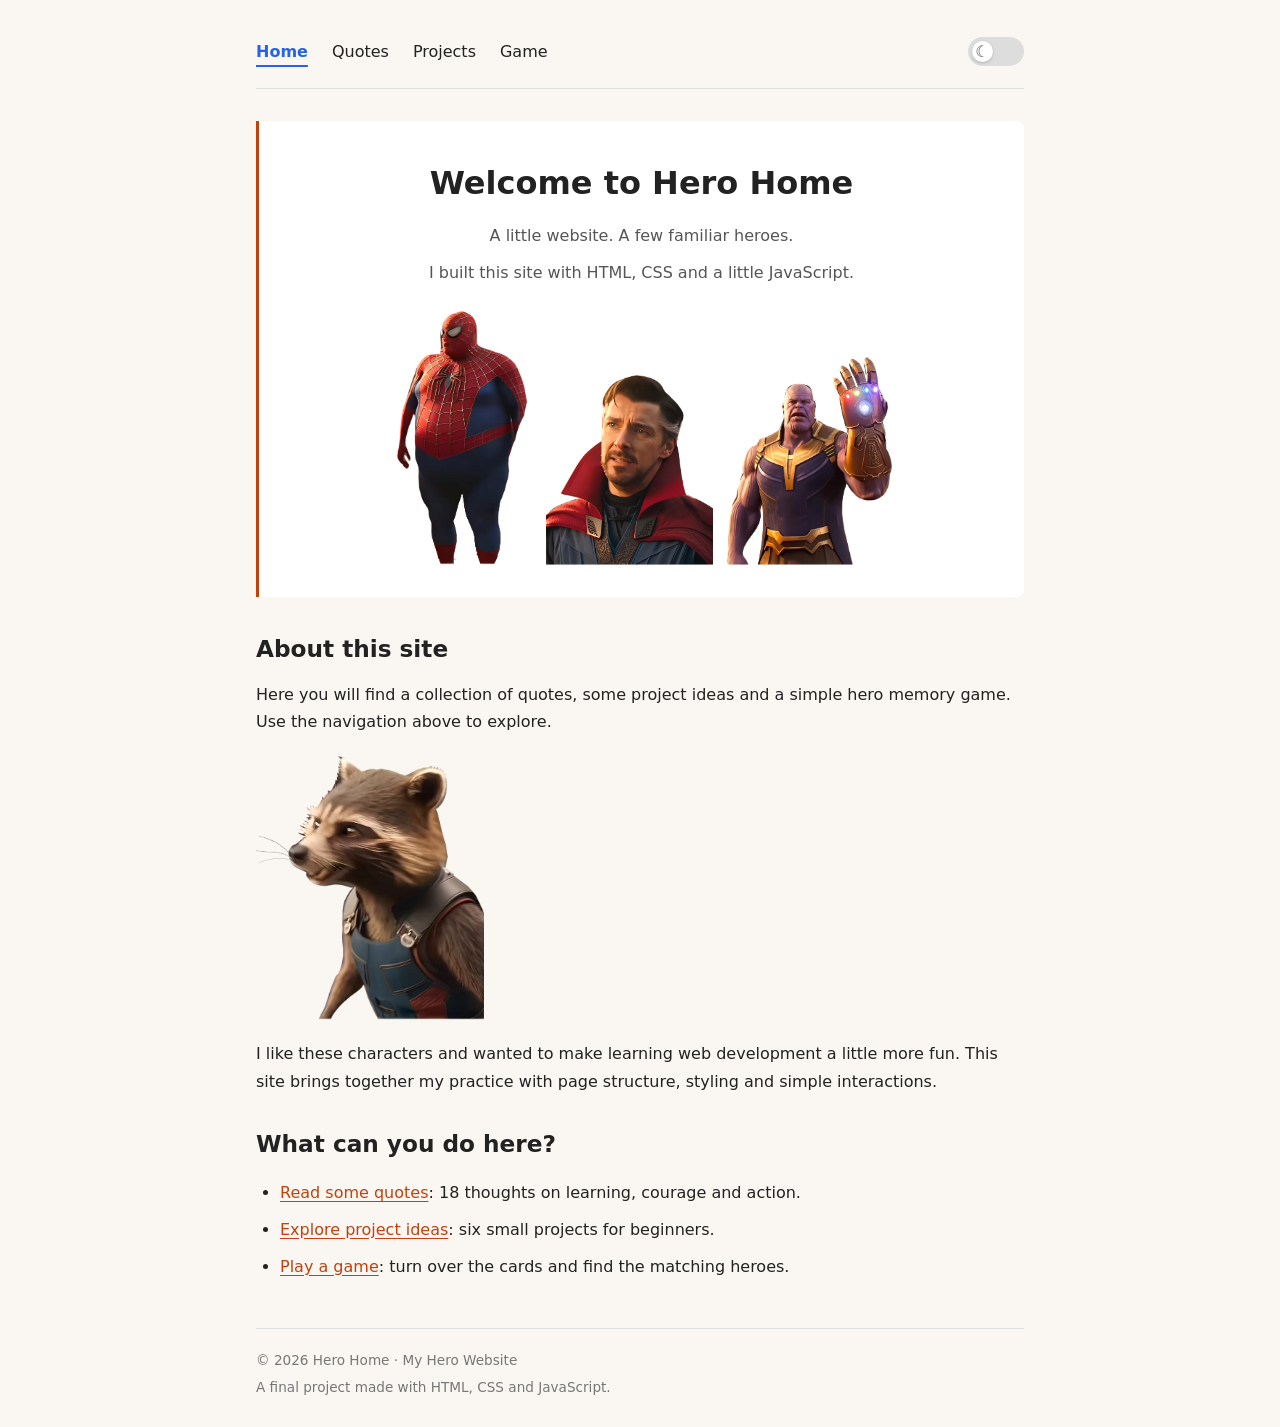
<file: index.html>
<!DOCTYPE html>
<html lang="en">
<head>
  <meta charset="UTF-8">
  <meta name="viewport" content="width=device-width, initial-scale=1">
  <meta name="description" content="Hero Home: a student website built with HTML, CSS and JavaScript, featuring quotes, project ideas and a memory game.">
  <meta name="theme-color" content="#faf7f2">
  <title>Home · Hero Home</title>
  <link rel="icon" href="assets/images/favicon.svg" type="image/svg+xml">
  <link rel="stylesheet" href="assets/css/style.css">
  <script src="assets/js/theme.js"></script>
  <script src="assets/js/app.js" defer></script>
</head>
<body data-page="home">
  <a class="skip-link" href="#main">Skip to main content</a>
  <header id="site-header"></header>
  <main id="main">
    <section class="hero home-hero">
      <h1>Welcome to Hero Home</h1>
      <p>A little website. A few familiar heroes.</p>
      <p>I built this site with HTML, CSS and a little JavaScript.</p>
      <div class="hero-characters" aria-label="Three characters together">
        <img src="assets/images/spider.png" alt="Spider-Man" class="hero-spider" fetchpriority="high">
        <img src="assets/images/strange.png" alt="Doctor Strange" class="hero-strange">
        <img src="assets/images/thanos.png" alt="Thanos" class="hero-thanos">
      </div>
    </section>
    <section class="about-site">
      <h2>About this site</h2>
      <p>Here you will find a collection of quotes, some project ideas and a simple hero memory game. Use the navigation above to explore.</p>
      <img class="about-character" src="assets/images/rocket.png" alt="Rocket wearing a blue vest">
      <p>I like these characters and wanted to make learning web development a little more fun. This site brings together my practice with page structure, styling and simple interactions.</p>
    </section>
    <section>
      <h2>What can you do here?</h2>
      <ul class="home-links">
        <li><a href="quotes.html">Read some quotes</a>: 18 thoughts on learning, courage and action.</li>
        <li><a href="projects.html">Explore project ideas</a>: six small projects for beginners.</li>
        <li><a href="machine.html">Play a game</a>: turn over the cards and find the matching heroes.</li>
      </ul>
    </section>
  </main>
  <footer id="site-footer"></footer>
</body>
</html>
</file>
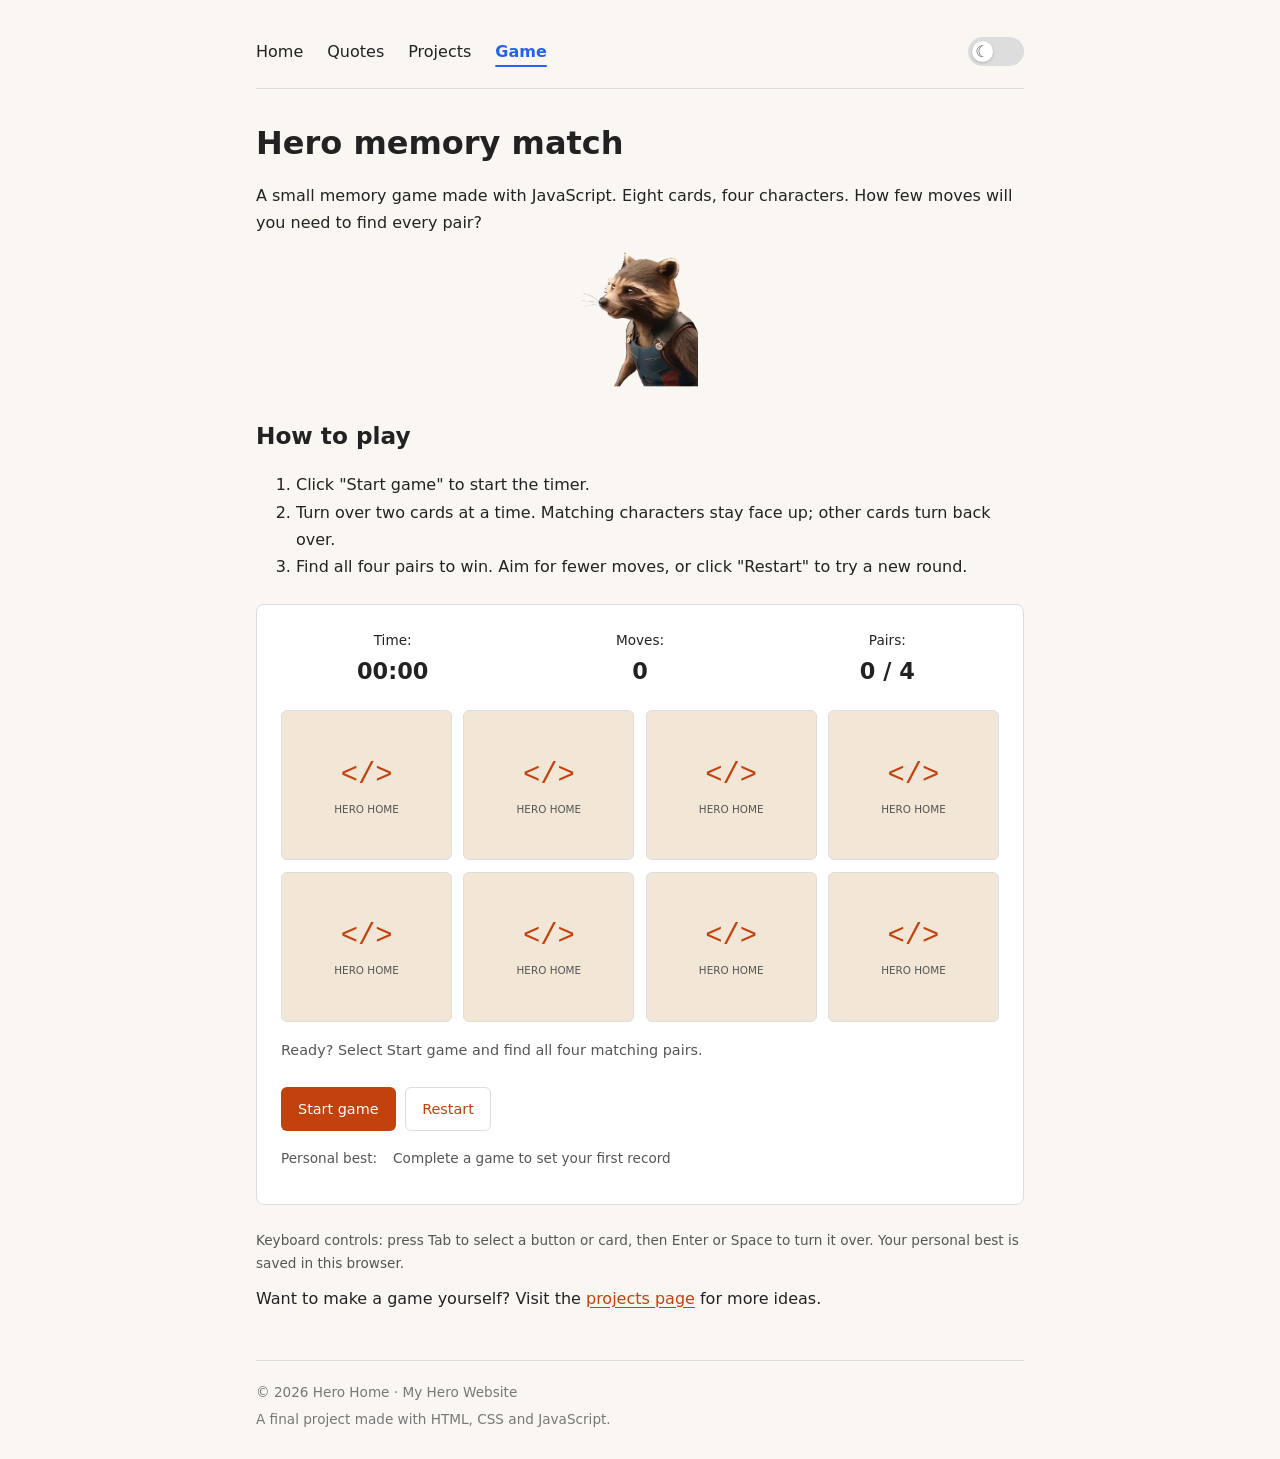
<file: machine.html>
<!DOCTYPE html>
<html lang="en">
<head>
  <meta charset="UTF-8">
  <meta name="viewport" content="width=device-width, initial-scale=1">
  <meta name="theme-color" content="#faf7f2">
  <meta name="description" content="Play Hero Home's memory game: turn over eight cards and find four matching character pairs.">
  <title>Memory Game · Hero Home</title>
  <script src="assets/js/theme.js"></script>
  <link rel="icon" href="assets/images/favicon.svg" type="image/svg+xml">
  <link rel="stylesheet" href="assets/css/style.css">
  <script src="assets/js/app.js" defer></script>
  <script src="assets/js/game.js" defer></script>
</head>
<body data-page="machine">
  <a class="skip-link" href="#main">Skip to main content</a>
  <header id="site-header"></header>
  <main id="main">
    <h1>Hero memory match</h1>
    <p>A small memory game made with JavaScript. Eight cards, four characters. How few moves will you need to find every pair?</p>
    <img class="page-character" src="assets/images/rocket.png" alt="Rocket wearing his blue vest" style="max-height:180px">
    <h2>How to play</h2>
    <ol>
      <li>Click "Start game" to start the timer.</li>
      <li>Turn over two cards at a time. Matching characters stay face up; other cards turn back over.</li>
      <li>Find all four pairs to win. Aim for fewer moves, or click "Restart" to try a new round.</li>
    </ol>
    <section class="game-box" aria-label="Memory matching game">
      <div class="game-stats">
        <p>Time: <strong id="game-time">00:00</strong></p>
        <p>Moves: <strong id="game-moves">0</strong></p>
        <p>Pairs: <strong><span id="game-pairs">0</span> / 4</strong></p>
      </div>
      <div id="game-board" class="game-board" aria-label="Eight hero matching cards"></div>
      <div id="game-result" class="game-result" hidden>
        <h3 id="result-title">All pairs matched!</h3>
        <p id="result-description"></p>
      </div>
      <p id="game-message" class="game-message" role="status">Ready? Click "Start game".</p>
      <div class="game-actions">
        <button id="start-game" type="button">Start game</button>
        <button id="restart-game" type="button">Restart</button>
      </div>
      <p class="game-best">Personal best: <strong id="game-best">Play your first round</strong></p>
    </section>
    <p class="keyboard-hint">Keyboard controls: press Tab to select a button or card, then Enter or Space to turn it over. Your personal best is saved in this browser.</p>
    <p>Want to make a game yourself? Visit the <a href="projects.html">projects page</a> for more ideas.</p>
    <noscript><p>Enable JavaScript to play this game.</p></noscript>
  </main>
  <footer id="site-footer"></footer>
</body>
</html>
</file>
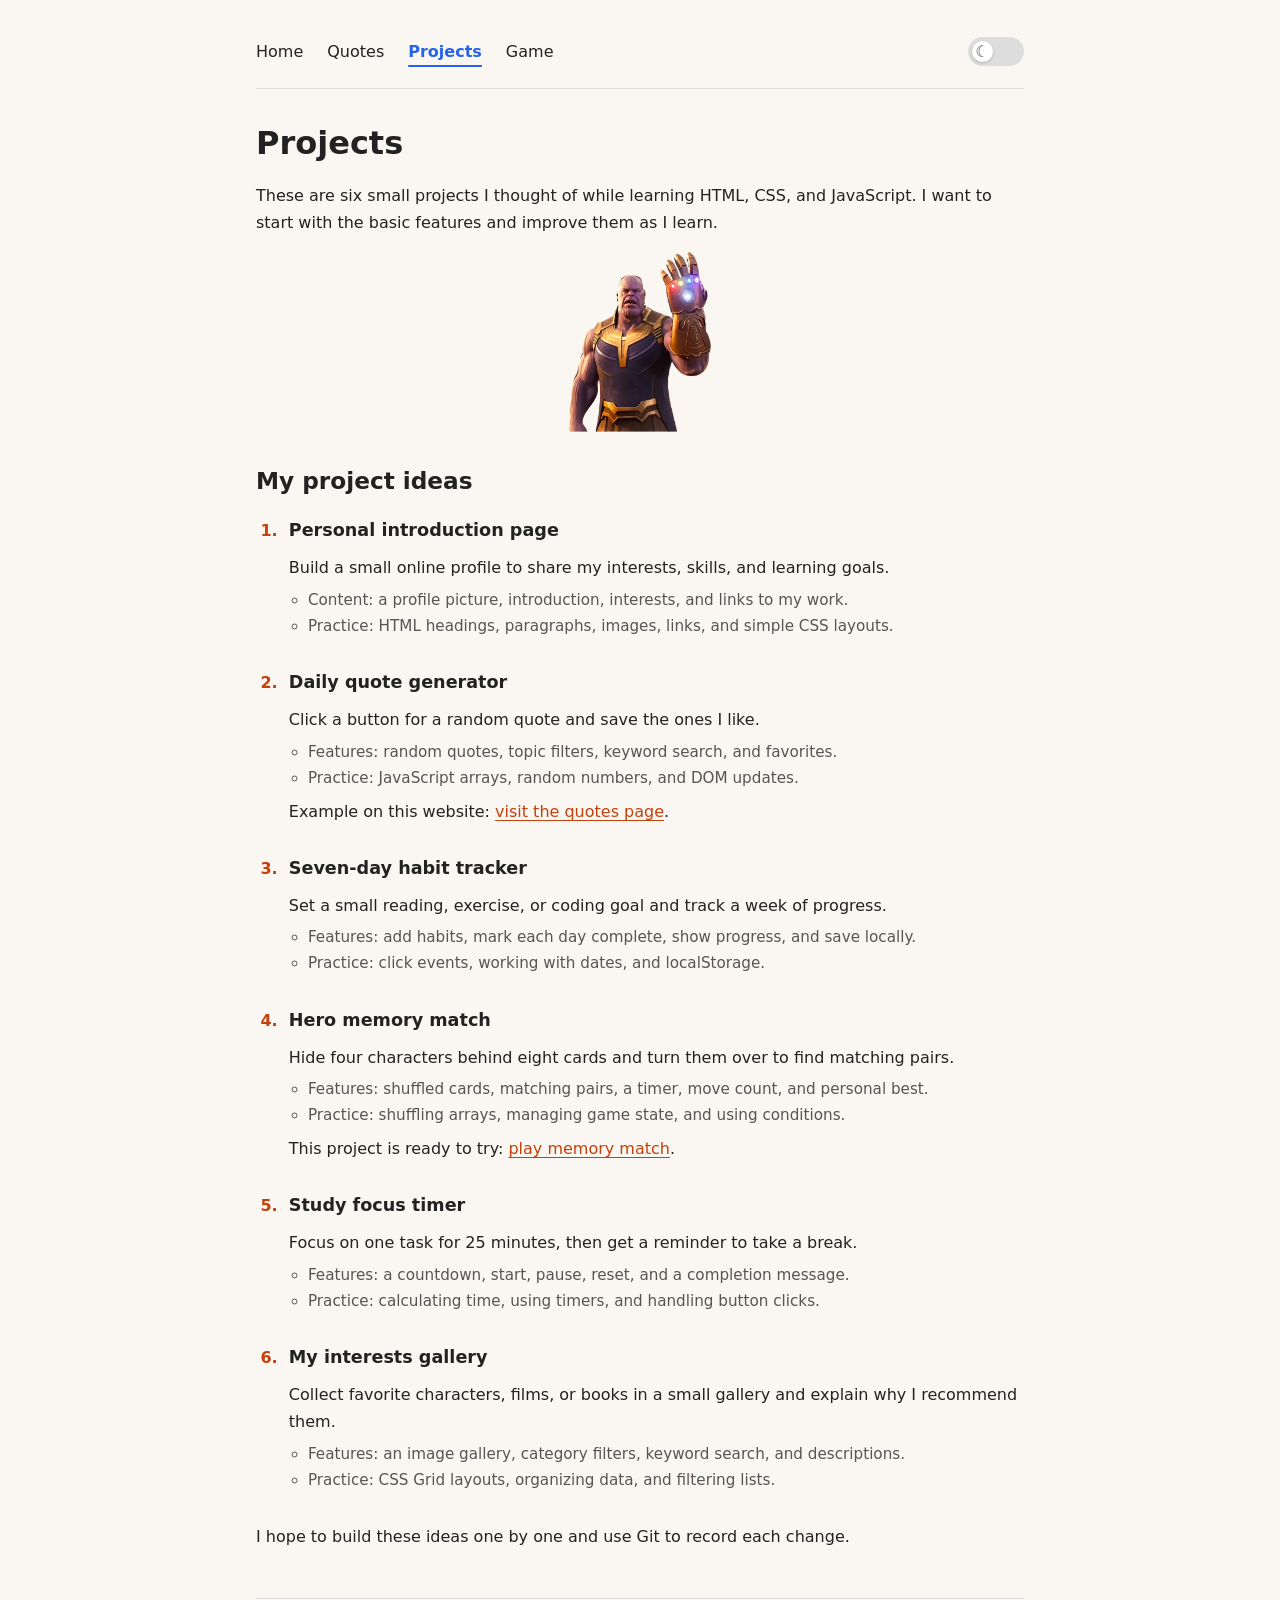
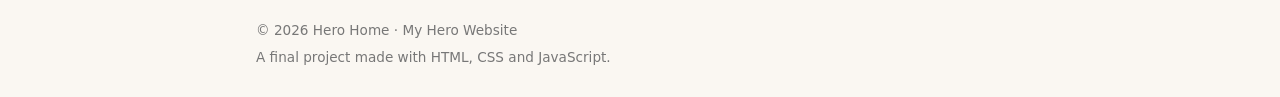
<file: projects.html>
<!DOCTYPE html>
<html lang="en">
<head>
  <meta charset="UTF-8">
  <meta name="viewport" content="width=device-width, initial-scale=1">
  <meta name="theme-color" content="#faf7f2">
  <meta name="description" content="Six small website project ideas from Hero Home, turning HTML, CSS, and JavaScript lessons into practice.">
  <title>Projects · Hero Home</title>
  <script src="assets/js/theme.js"></script>
  <link rel="icon" href="assets/images/favicon.svg" type="image/svg+xml">
  <link rel="stylesheet" href="assets/css/style.css">
  <script src="assets/js/app.js" defer></script>
</head>
<body data-page="projects">
  <a class="skip-link" href="#main">Skip to main content</a>
  <header id="site-header"></header>
  <main id="main">
    <h1>Projects</h1>
    <p>These are six small projects I thought of while learning HTML, CSS, and JavaScript. I want to start with the basic features and improve them as I learn.</p>
    <img class="page-character" src="assets/images/thanos.png" alt="Thanos holding up his gauntlet" style="max-height:180px">
    <h2>My project ideas</h2>
    <ol class="project-ideas">
      <li>
        <h3>Personal introduction page</h3>
        <p>Build a small online profile to share my interests, skills, and learning goals.</p>
        <ul>
          <li>Content: a profile picture, introduction, interests, and links to my work.</li>
          <li>Practice: HTML headings, paragraphs, images, links, and simple CSS layouts.</li>
        </ul>
      </li>
      <li>
        <h3>Daily quote generator</h3>
        <p>Click a button for a random quote and save the ones I like.</p>
        <ul>
          <li>Features: random quotes, topic filters, keyword search, and favorites.</li>
          <li>Practice: JavaScript arrays, random numbers, and DOM updates.</li>
        </ul>
        <p>Example on this website: <a href="quotes.html">visit the quotes page</a>.</p>
      </li>
      <li>
        <h3>Seven-day habit tracker</h3>
        <p>Set a small reading, exercise, or coding goal and track a week of progress.</p>
        <ul>
          <li>Features: add habits, mark each day complete, show progress, and save locally.</li>
          <li>Practice: click events, working with dates, and localStorage.</li>
        </ul>
      </li>
      <li>
        <h3>Hero memory match</h3>
        <p>Hide four characters behind eight cards and turn them over to find matching pairs.</p>
        <ul>
          <li>Features: shuffled cards, matching pairs, a timer, move count, and personal best.</li>
          <li>Practice: shuffling arrays, managing game state, and using conditions.</li>
        </ul>
        <p>This project is ready to try: <a href="machine.html">play memory match</a>.</p>
      </li>
      <li>
        <h3>Study focus timer</h3>
        <p>Focus on one task for 25 minutes, then get a reminder to take a break.</p>
        <ul>
          <li>Features: a countdown, start, pause, reset, and a completion message.</li>
          <li>Practice: calculating time, using timers, and handling button clicks.</li>
        </ul>
      </li>
      <li>
        <h3>My interests gallery</h3>
        <p>Collect favorite characters, films, or books in a small gallery and explain why I recommend them.</p>
        <ul>
          <li>Features: an image gallery, category filters, keyword search, and descriptions.</li>
          <li>Practice: CSS Grid layouts, organizing data, and filtering lists.</li>
        </ul>
      </li>
    </ol>
    <p>I hope to build these ideas one by one and use Git to record each change.</p>
  </main>
  <footer id="site-footer"></footer>
</body>
</html>
</file>
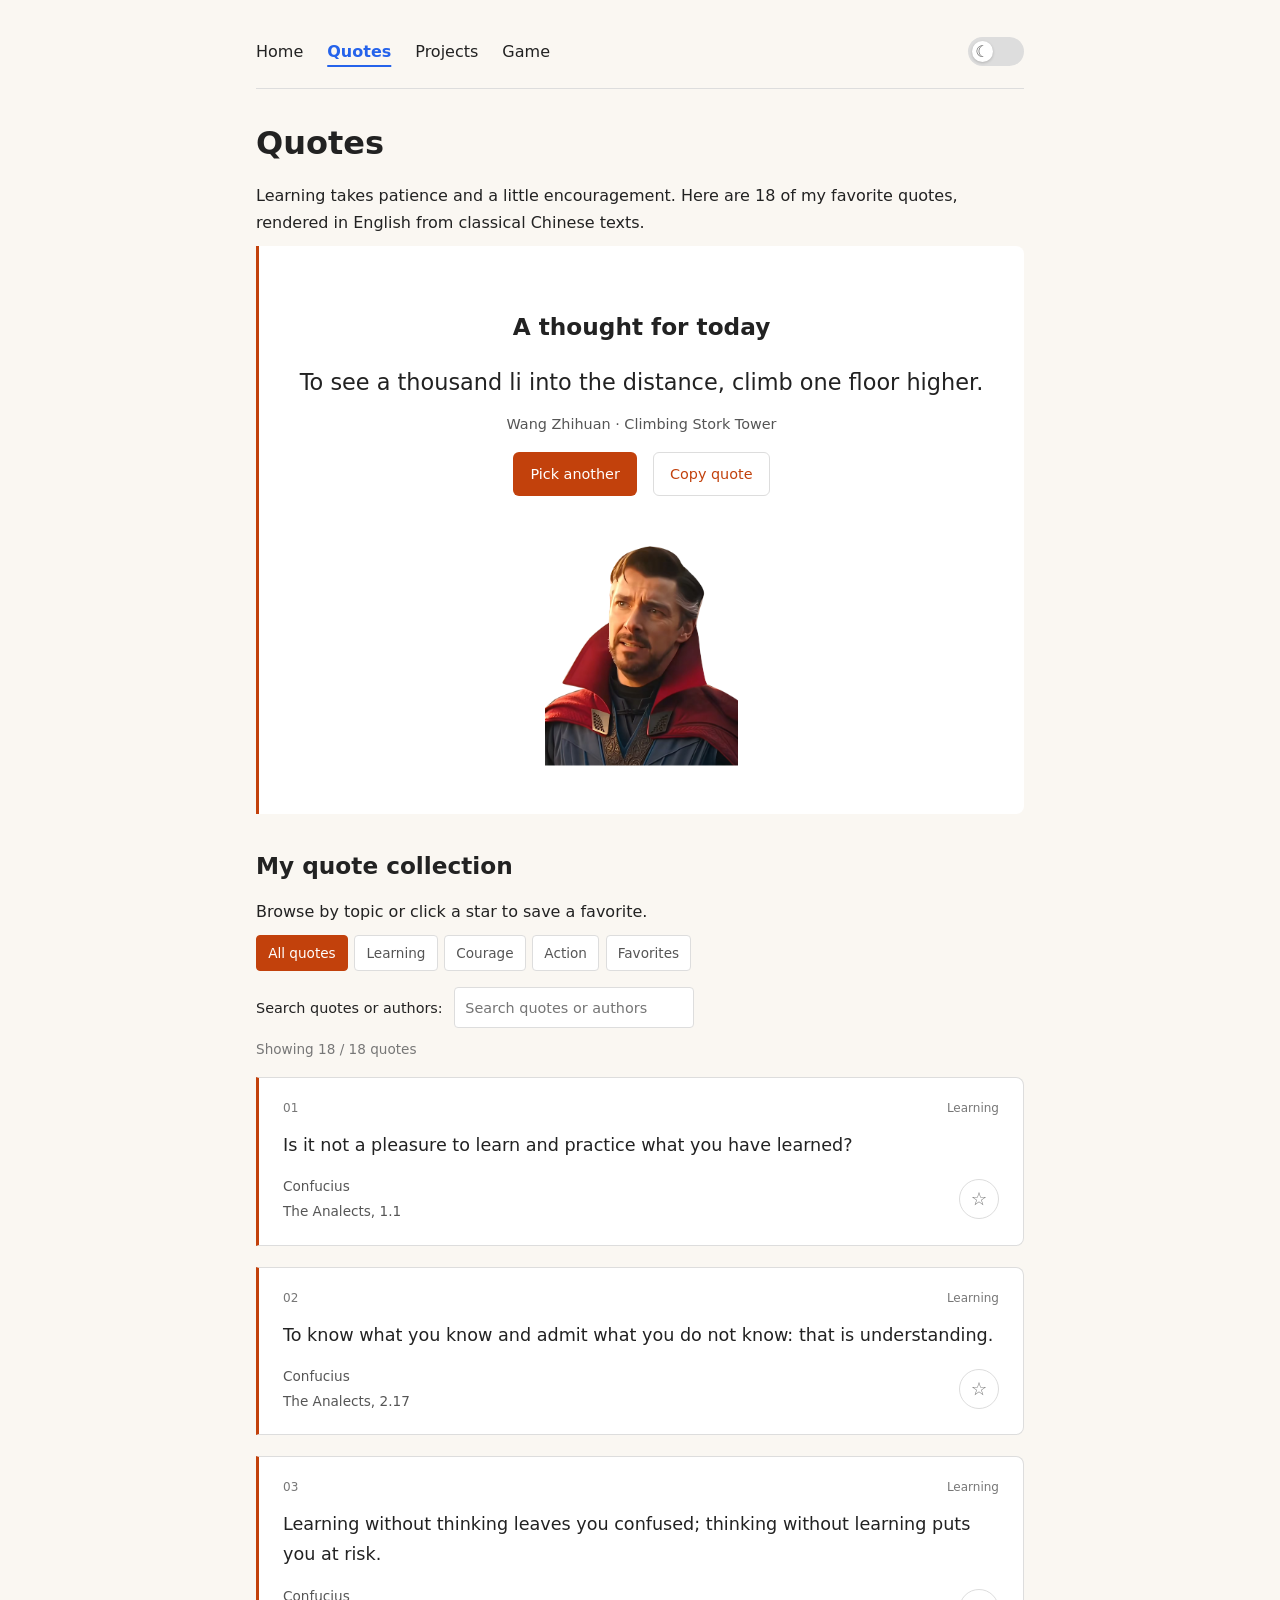
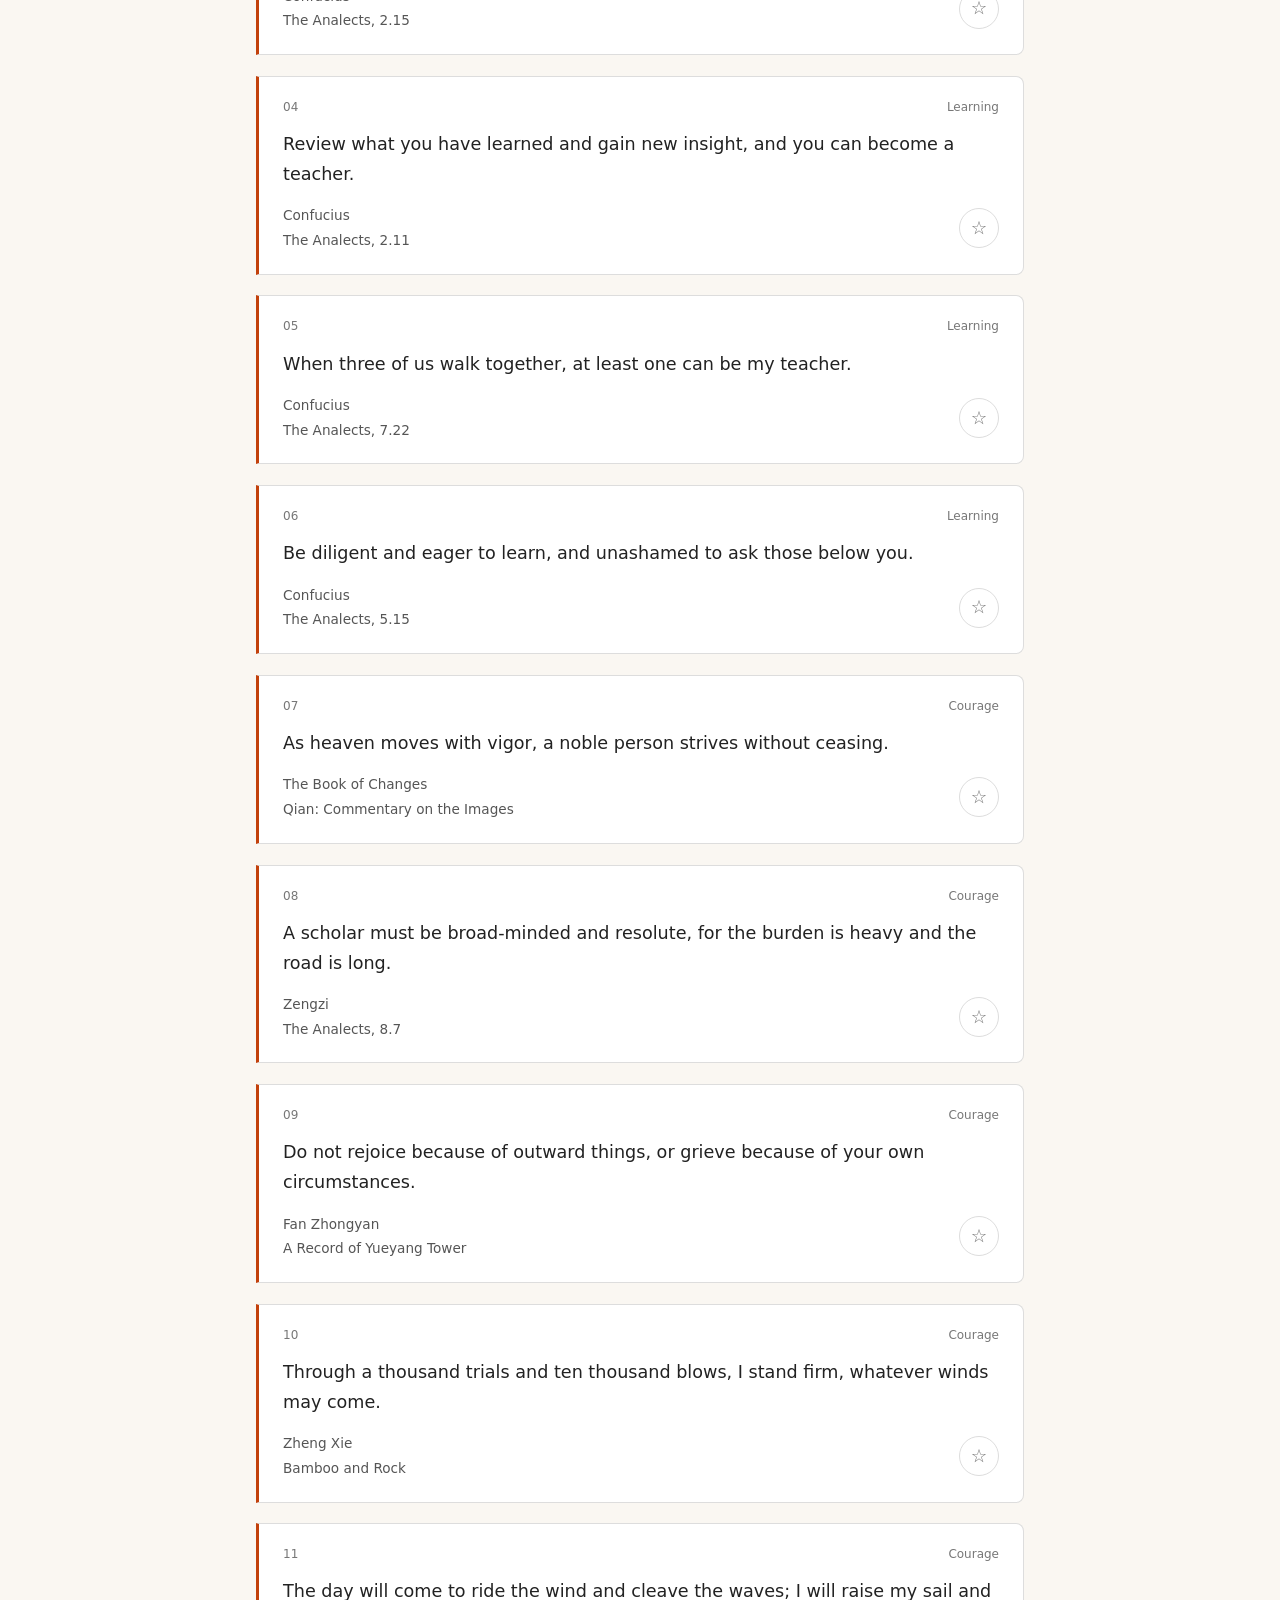
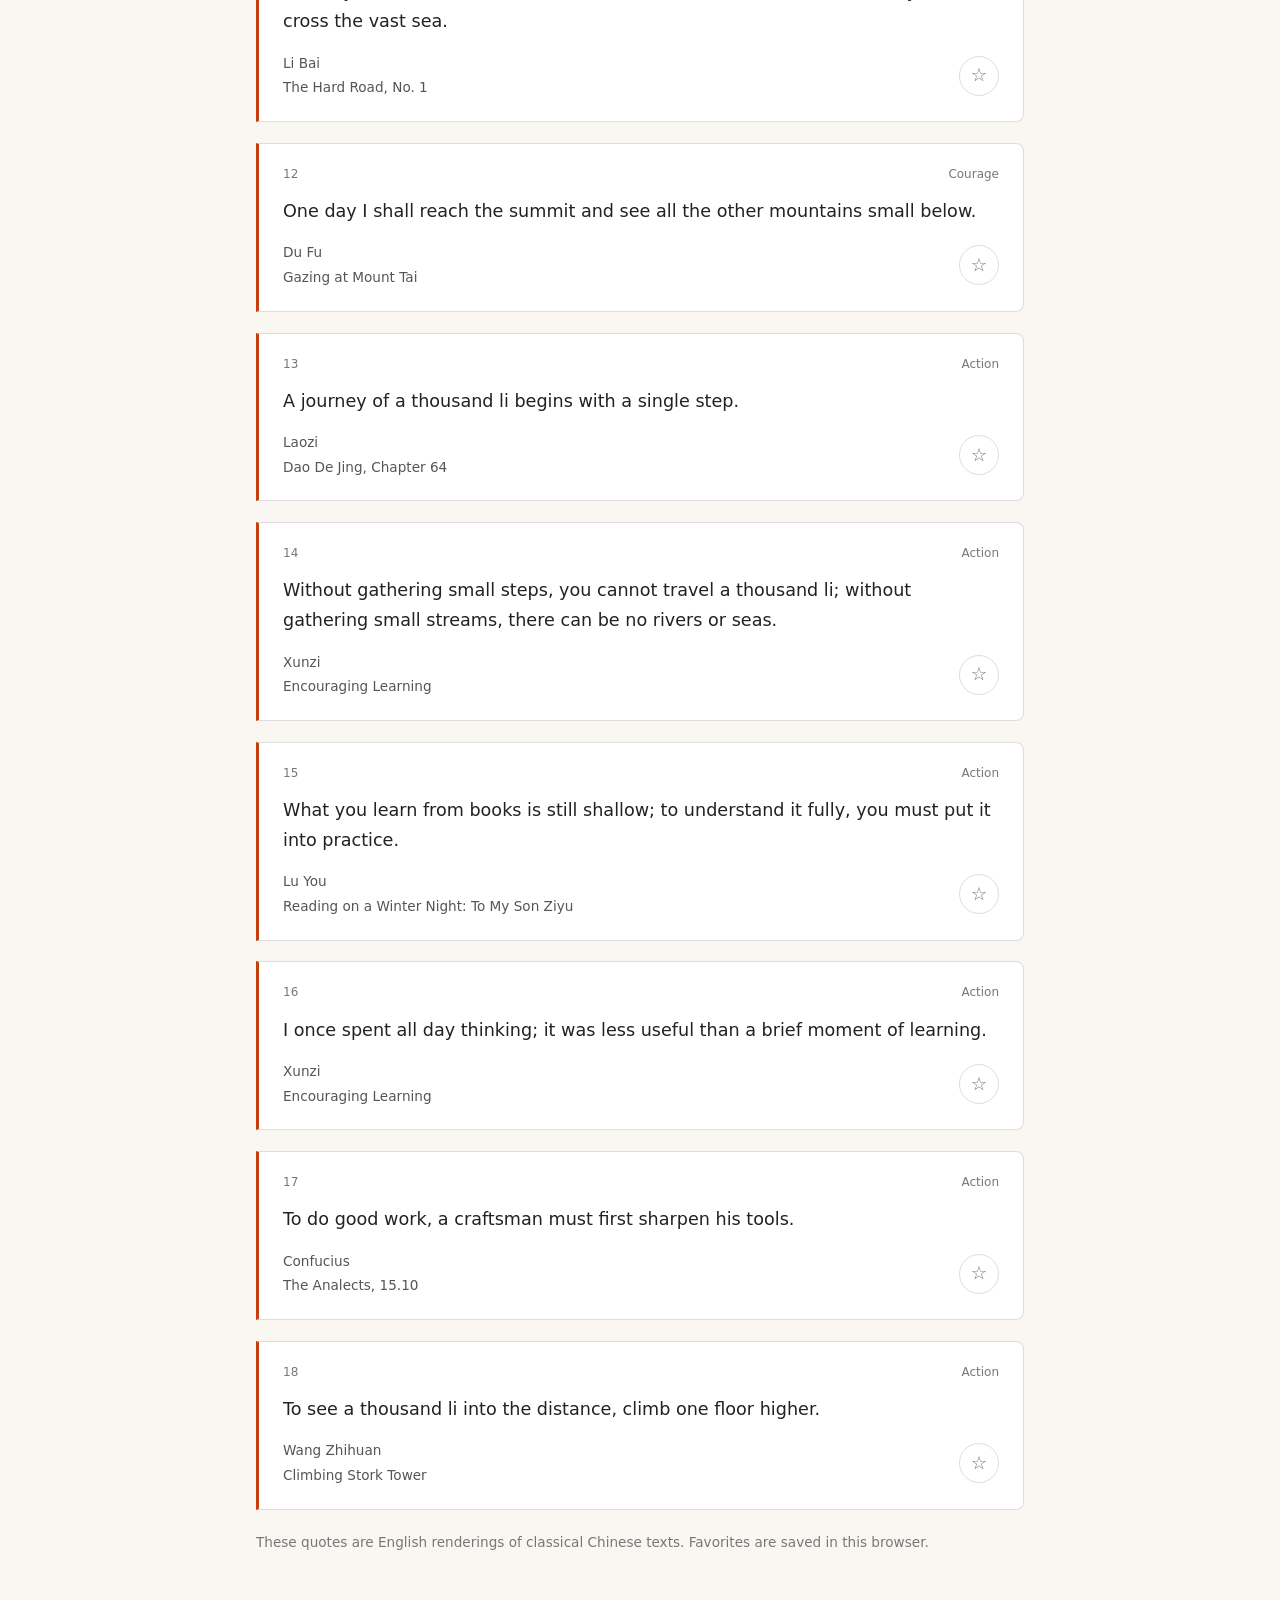
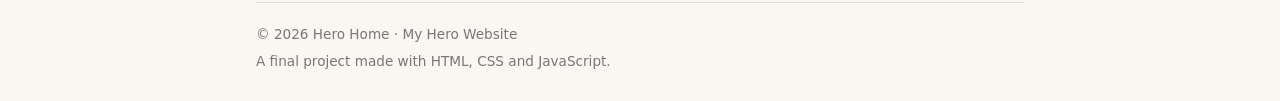
<file: quotes.html>
<!DOCTYPE html>
<html lang="en">
<head>
  <meta charset="UTF-8">
  <meta name="viewport" content="width=device-width, initial-scale=1">
  <meta name="theme-color" content="#faf7f2">
  <meta name="description" content="Hero Home's collection of 18 quotes about learning, courage, and action, rendered in English from classical Chinese texts.">
  <title>Quotes · Hero Home</title>
  <script src="assets/js/theme.js"></script>
  <link rel="icon" href="assets/images/favicon.svg" type="image/svg+xml">
  <link rel="stylesheet" href="assets/css/style.css">
  <script src="assets/js/app.js" defer></script>
  <script src="assets/js/quotes.js" defer></script>
</head>
<body data-page="quotes">
  <a class="skip-link" href="#main">Skip to main content</a>
  <header id="site-header"></header>
  <main id="main">
    <h1>Quotes</h1>
    <p>Learning takes patience and a little encouragement. Here are 18 of my favorite quotes, rendered in English from classical Chinese texts.</p>
    <section class="hero" aria-labelledby="random-heading">
      <h2 id="random-heading">A thought for today</h2>
      <div aria-live="polite">
        <blockquote id="featured-quote">Learning without thought leads to confusion; thought without learning leads to uncertainty.</blockquote>
        <p id="featured-author">Confucius · The Analects, Book 2</p>
      </div>
      <div class="button-row">
        <button id="random-quote" type="button" class="button">Pick another</button>
        <button id="copy-quote" type="button" class="button button-secondary">Copy quote</button>
      </div>
      <p id="quote-feedback" class="feedback" role="status"></p>
      <img class="page-character" src="assets/images/strange.png" alt="Doctor Strange wearing his red cape" style="max-height:220px">
    </section>
    <section aria-labelledby="collection-heading">
      <h2 id="collection-heading">My quote collection</h2>
      <p>Browse by topic or click a star to save a favorite.</p>
      <div class="filter-group" role="group" aria-label="Filter quotes by topic">
        <button class="filter-button active" data-quote-filter="all" aria-pressed="true" type="button">All quotes</button>
        <button class="filter-button" data-quote-filter="learning" aria-pressed="false" type="button">Learning</button>
        <button class="filter-button" data-quote-filter="courage" aria-pressed="false" type="button">Courage</button>
        <button class="filter-button" data-quote-filter="action" aria-pressed="false" type="button">Action</button>
        <button class="filter-button" data-quote-filter="favorites" aria-pressed="false" type="button">Favorites</button>
      </div>
      <p class="search-box">
        <label for="quote-search">Search quotes or authors:</label>
        <input type="search" id="quote-search" placeholder="Search quotes or authors">
      </p>
      <p id="quote-count" class="result-count" aria-live="polite"></p>
      <div id="quotes-grid" class="quotes-grid"></div>
      <noscript><p>Enable JavaScript to view all 18 quotes and pick a random quote.</p></noscript>
      <p class="collection-note">These quotes are English renderings of classical Chinese texts. Favorites are saved in this browser.</p>
    </section>
  </main>
  <footer id="site-footer"></footer>
</body>
</html>
</file>
<file: assets/css/style.css>
/* A simple, centered student website. All four pages share this stylesheet. */
:root {
  --bg: #faf7f2;
  --surface: #ffffff;
  --text: #222222;
  --soft: #555555;
  --muted: #777777;
  --border: #dddddd;
  --accent: #c2410c;
  --accent-hover: #9a3412;
  --active: #2563eb;
  --card-back: #f2e6d6;
  --success: #15803d;
  color-scheme: light;
}
html[data-theme="dark"] {
  --bg: #14161a;
  --surface: #1e2126;
  --text: #e6e6e6;
  --soft: #b8bec6;
  --muted: #a0a6ad;
  --border: #3a3d44;
  --accent: #fb923c;
  --accent-hover: #fdba74;
  --active: #60a5fa;
  --card-back: #393129;
  --success: #74bc87;
  color-scheme: dark;
}
* { box-sizing: border-box; }
html { scroll-behavior: smooth; }
body { max-width: 50rem; margin: 0 auto; padding: 1rem; background: var(--bg); color: var(--text); font: 16px/1.7 system-ui, -apple-system, "Segoe UI", "Microsoft YaHei", sans-serif; }
h1, h2, h3, p, blockquote { margin: 0; }
h1 { font-size: 2rem; line-height: 1.4; margin: 1.5rem 0 1rem; }
h2 { font-size: 1.45rem; margin: 1.8rem 0 .8rem; }
h3 { font-size: 1.1rem; margin: 1rem 0 .5rem; }
p { margin: .6rem 0; }
a { color: var(--accent); text-underline-offset: 3px; }
button, input { font: inherit; }
button { cursor: pointer; }
button, a, input { -webkit-tap-highlight-color: transparent; }
button:disabled { cursor: default; opacity: .65; }
img { display: block; max-width: 100%; height: auto; }
:focus-visible { outline: 2px solid var(--active); outline-offset: 4px; }
[hidden] { display: none !important; }
.skip-link { position: fixed; top: -70px; left: 12px; z-index: 10; background: var(--surface); padding: .5rem 1rem; }
.skip-link:focus { top: 12px; }
/* The navigation HTML comes from app.js, with no repeated links in page HTML. */
#main-nav { display: flex; align-items: center; flex-wrap: wrap; gap: 1.5rem; padding: 1rem 0; border-bottom: 1px solid var(--border); margin-bottom: 2rem; }
#main-nav a { color: var(--text); text-decoration: none; font-weight: 500; padding: .4rem 0; }
#main-nav a:hover { color: var(--accent); }
#main-nav a[aria-current="page"] { color: var(--active); font-weight: 700; text-decoration: underline; text-underline-offset: 8px; text-decoration-thickness: 2px; }
#theme-toggle { margin-left: auto; position: relative; width: 56px; height: 29px; border: 0; border-radius: 999px; background: var(--border); flex: 0 0 56px; }
.theme-knob { position: absolute; top: 4px; left: 4px; width: 21px; height: 21px; background: var(--surface); border-radius: 50%; box-shadow: 0 1px 3px #0003; transition: transform .2s; }
.theme-knob::after { content: '☾'; display: grid; place-items: center; font-size: 16px; line-height: 21px; color: #555; }
html[data-theme="dark"] #theme-toggle { background: var(--active); }
html[data-theme="dark"] .theme-knob { transform: translateX(27px); background: #fff; }
html[data-theme="dark"] .theme-knob::after { content: '☀'; }
.hero { padding: 2rem 1.25rem; text-align: center; border-left: 3px solid var(--accent); background: var(--surface); border-radius: 0 8px 8px 0; margin-bottom: 2rem; }
.hero h1 { margin: .5rem 0 1rem; }
.hero p { color: var(--soft); }
.hero-characters { display: flex; align-items: flex-end; justify-content: center; gap: 7px; margin: 1.5rem auto 0; max-width: 500px; height: 255px; overflow: hidden; }
.hero-characters img { width: 32%; height: 220px; object-fit: contain; object-position: bottom; }
.hero-characters .hero-spider { height: 255px; width: 29%; }
.hero-characters .hero-strange { height: 190px; width: 37%; }
.hero-characters .hero-thanos { height: 225px; width: 33%; }
.about-character { max-height: 265px; width: auto; margin: 1.25rem 0; }
.home-links { padding-left: 1.5rem; }
.home-links li { margin: .6rem 0; }
.page-character { max-height: 200px; width: auto; margin: 1rem auto; }
.page-intro { color: var(--soft); }
.button, .game-actions button { display: inline-flex; align-items: center; justify-content: center; min-height: 42px; padding: .55rem 1rem; border: 1px solid transparent; border-radius: 6px; background: var(--accent); color: var(--surface); text-decoration: none; font-size: .9rem; transition: background-color .15s, border-color .15s; }
html[data-theme="dark"] .button, html[data-theme="dark"] .game-actions button { color: #1e2126; }
.button:hover, .game-actions button:hover { background: var(--accent-hover); }
.button.button-secondary, .game-actions #restart-game { background: var(--surface); color: var(--accent); border-color: var(--border); }
.button.button-secondary:hover, .game-actions #restart-game:hover { border-color: var(--accent); }
.button-row { display: flex; gap: 1rem; justify-content: center; flex-wrap: wrap; margin-top: 1rem; }
.text-link { border: 0; background: none; color: var(--accent); font-size: .9rem; text-decoration: underline; text-underline-offset: 4px; }
/* Quotes */
#featured-quote { font-size: 1.4rem; line-height: 1.8; margin-top: 1rem; }
#featured-author { color: var(--soft); font-size: .9rem; }
.feedback { display: block; font-size: .8rem; color: var(--soft); min-height: 1.5rem; margin-top: .6rem; }
.collection-toolbar { margin: 1rem 0; }
.filter-group { display: flex; gap: .4rem; flex-wrap: wrap; margin-bottom: 1rem; }
.filter-button { border: 1px solid var(--border); color: var(--soft); background: var(--surface); padding: .35rem .7rem; border-radius: 4px; font-size: .85rem; }
.filter-button.active { background: var(--accent); color: var(--surface); border-color: var(--accent); }
html[data-theme="dark"] .filter-button.active { color: #1e2126; }
.search-box { display: flex; align-items: center; gap: .7rem; font-size: .9rem; }
.search-box input { padding: .45rem .65rem; border: 1px solid var(--border); background: var(--surface); color: var(--text); border-radius: 4px; max-width: 100%; width: 240px; }
.result-count, .collection-note { font-size: .85rem; color: var(--muted); }
.quotes-grid { display: block; }
.quote-card { max-width: 100%; padding: 1.25rem 1.5rem; border: 1px solid var(--border); border-left: 3px solid var(--accent); background: var(--surface); border-radius: 0 8px 8px 0; margin: 1rem 0 1.3rem; }
.quote-card-top, .quote-card-bottom { display: flex; justify-content: space-between; align-items: center; gap: .8rem; }
.quote-index, .quote-category { color: var(--muted); font-size: .75rem; }
.quote-card blockquote { font-size: 1.1rem; margin: .8rem 0; }
.quote-author, .quote-source { font-size: .85rem; color: var(--soft); margin: .1rem 0; }
.favorite-button { width: 40px; height: 40px; flex-shrink: 0; border: 1px solid var(--border); border-radius: 50%; background: none; color: var(--muted); font-size: 1.15rem; line-height: 1; }
.favorite-button:hover { border-color: var(--accent); color: var(--accent); }
.favorite-button[aria-pressed="true"] { color: var(--accent); }
.empty-state { padding: 2rem 0; color: var(--soft); }
/* Project ideas */
.project-ideas { padding-left: 1.7rem; }
.project-ideas>li { padding-left: .35rem; margin-bottom: 1.8rem; }
.project-ideas>li::marker { color: var(--accent); font-weight: bold; }
.project-ideas h2, .project-ideas h3 { margin: .5rem 0; }
.project-ideas p { margin: .4rem 0; }
.project-ideas ul { font-size: .95rem; color: var(--soft); padding-left: 1.2rem; }
/* Memory game */
.game-box { margin: 1.5rem 0; padding: 1.5rem; border: 1px solid var(--border); border-radius: 8px; background: var(--surface); }
.game-stats { display: flex; gap: 1.5rem; justify-content: space-around; margin: 0 0 1.25rem; text-align: center; }
.game-stats>div>span { display: block; font-size: .85rem; color: var(--soft); }
.game-stats>p { flex: 1; min-width: 0; margin: 0; font-size: .85rem; }
.game-stats strong { font-size: 1.4rem; font-weight: 600; font-variant-numeric: tabular-nums; }
.game-stats>p strong { display: block; white-space: nowrap; }
.game-stats small { font-size: 1rem; }
.game-board { display: grid; grid-template-columns: repeat(4, 1fr); gap: .7rem; }
.game-card { position: relative; height: 150px; padding: 0; border: 1px solid var(--border); border-radius: 6px; background: var(--card-back); overflow: hidden; color: var(--text); }
.game-card:not(.is-flipped):not(.is-matched):hover { border-color: var(--accent); }
.game-card-back, .game-card-front { position: absolute; inset: 0; display: flex; flex-direction: column; align-items: center; justify-content: center; }
.game-card-symbol { font-size: 1.8rem; color: var(--accent); font-family: monospace; }
.game-card-label { font-size: .65rem; color: var(--soft); }
.game-card-front { opacity: 0; background: var(--surface); justify-content: flex-end; }
.game-card-front img { width: 100%; height: 122px; object-fit: contain; object-position: bottom; }
.game-card-front>span { font-size: .75rem; line-height: 26px; }
.game-card.is-flipped .game-card-back, .game-card.is-matched .game-card-back { opacity: 0; }
.game-card.is-flipped .game-card-front, .game-card.is-matched .game-card-front { opacity: 1; }
.game-card.is-matched { border: 2px solid var(--success); cursor: default; }
.game-card.is-matched::after { content: '✓'; position: absolute; top: 3px; right: 6px; color: var(--success); }
.game-message { color: var(--soft); font-size: .9rem; min-height: 2.5rem; margin-top: 1rem; }
.game-actions { display: flex; gap: .6rem; flex-wrap: wrap; }
.game-best { margin-top: 1rem; font-size: .85rem; color: var(--soft); display: flex; gap: 1rem; flex-wrap: wrap; }
.game-best strong { font-weight: 500; }
.game-result { padding: 1rem; border: 1px solid var(--success); border-radius: 6px; margin-top: 1rem; }
.game-result h3 { margin: 0; color: var(--success); }
.game-result p { font-size: .9rem; }
.game-rules { padding-left: 1.5rem; }
.keyboard-hint, .learning-note { color: var(--soft); font-size: .85rem; }
#site-footer { border-top: 1px solid var(--border); margin-top: 3rem; padding: 1rem 0 .5rem; color: var(--muted); font-size: .85rem; }
#site-footer p { margin: .25rem 0; }
body[data-page="machine"] .page-character { max-height: 135px !important; }
@media(max-width: 520px) {
  body { padding: 1rem; font-size: 15px; }
  #main-nav { gap: 1.1rem; margin-bottom: 1.5rem; }
  h1 { font-size: 1.65rem; }
  h2 { font-size: 1.25rem; }
  .hero { padding: 1.5rem .8rem; }
  .hero-characters { height: 200px; gap: 0; }
  .hero-characters .hero-spider { height: 200px; }
  .hero-characters .hero-strange { height: 140px; }
  .hero-characters .hero-thanos { height: 180px; }
  .about-character { max-height: 225px; }
  .game-box { padding: 1rem; }
  .game-board { gap: .4rem; }
  .game-card { height: 109px; }
  .game-card-front img { height: 82px; }
  .game-card-front>span { font-size: .65rem; }
  .game-card-label { font-size: .55rem; }
  .quote-card { padding: 1rem; }
  .search-box { flex-wrap: wrap; gap: .4rem; }
  .search-box input { width: 100%; }
}
@media(prefers-reduced-motion: reduce) { html { scroll-behavior: auto; } * { transition: none !important; } }
</file>
